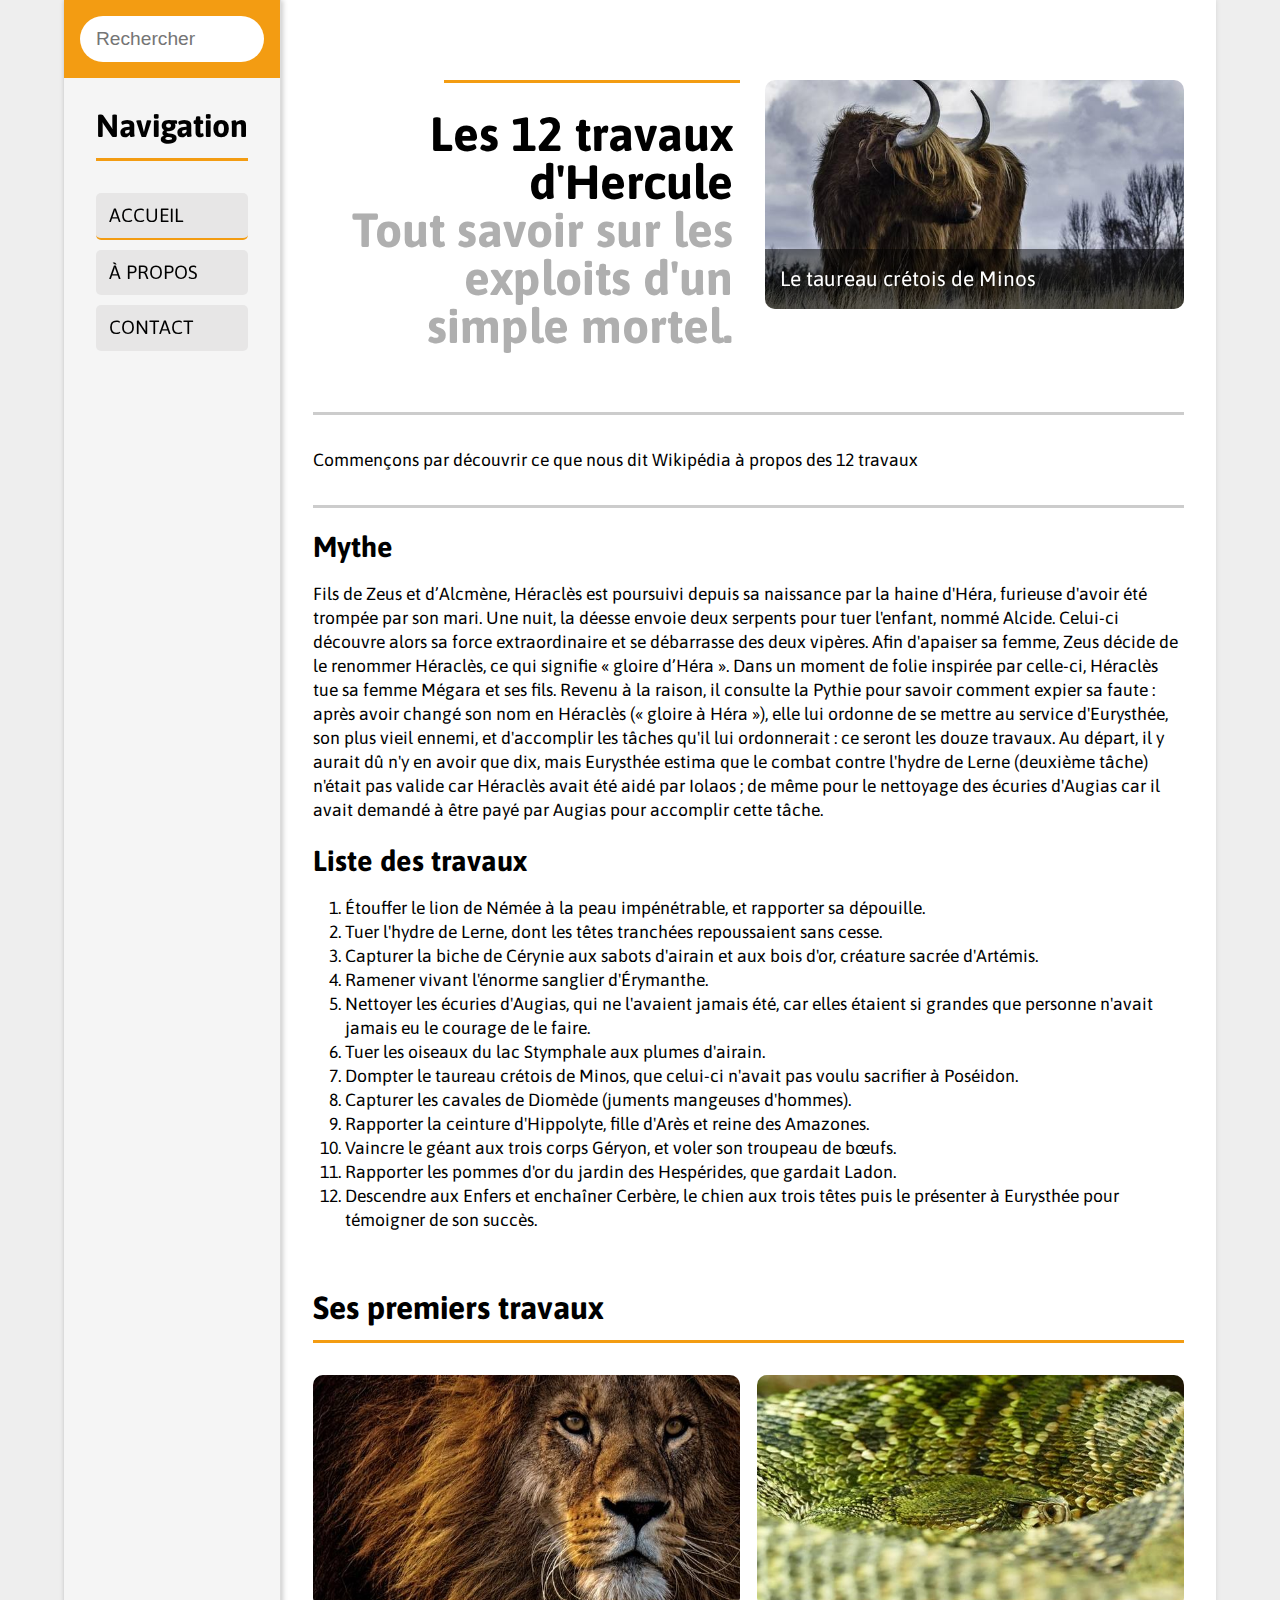
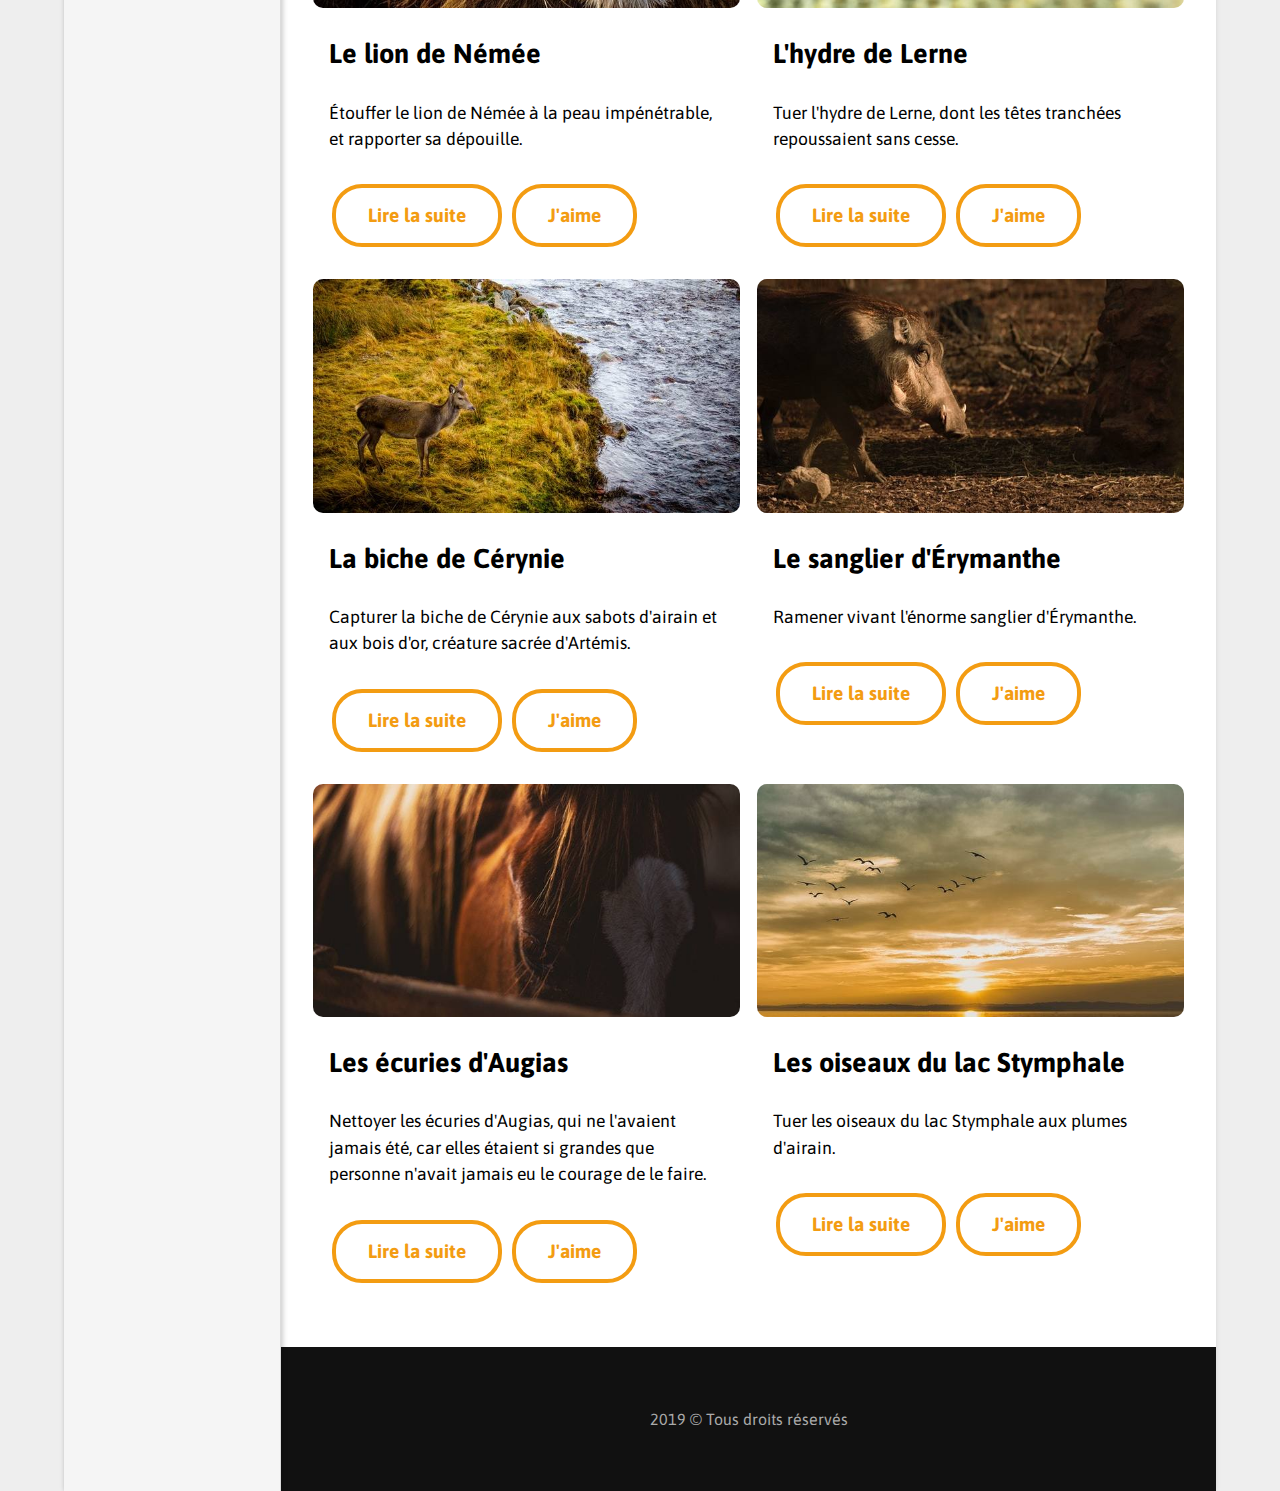
<file: index.html>
<!DOCTYPE html>
<html lang="fr" dir="ltr">
  <head>
    <meta charset="UTF-8" />
    <meta name="viewport" content="width=device-width, initial-scale=1.0" />
    <meta http-equiv="X-UA-Compatible" content="ie=edge" />
    <title>Les 12 travaux d'Hercule</title>
    <link rel="stylesheet" href="./css/reset.css" />
    <link rel="stylesheet" href="./css/styles.css" />
  </head>
  <body>
    <div class="container">
      <header class="header">
        <section class="header__content">
          <form class="search">
            <input class="search-input" placeholder="Rechercher" />
          </form>
          <nav class="nav">
            <h2 class="title">Navigation</h2>
            <ul class="nav-links">
              <li class="nav-item nav-item-1">
                <a class="nav-item-link" href="#">Accueil</a>
              </li>
              <li class="nav-item">
                <a class="nav-item-link" href="#">À propos</a>
              </li>
              <li class="nav-item">
                <a class="nav-item-link" href="#">Contact</a>
              </li>
            </ul>
          </nav>
        </section>
      </header>
      <section class="content__main-footer">
        <main class="page">
          <article class="content">
            <div class="content-focus">
              <div class="content-titles">
                <h1 class="content-title content-title--main">
                  Les 12 travaux d'Hercule
                </h1>
                <h2 class="content-title content-title--sub">
                  Tout savoir sur les exploits d'un simple mortel.
                </h2>
              </div>
              <figure class="content-picture rounded">
                <img
                  class="picture"
                  src="./img/taureau.jpg"
                  alt="Le taureau crétois de Minos"
                />
                <figcaption class="picture-desc">
                  Le taureau crétois de Minos
                </figcaption>
              </figure>
            </div>
            <p>
              Commençons par découvrir ce que nous dit Wikipédia à propos des 12
              travaux
            </p>
            <blockquote
              class="content-quote"
              cite="https://fr.wikipedia.org/wiki/Travaux_d%27H%C3%A9racl%C3%A8s"
            ></blockquote>
          </article>
          <section class="wikipedia">
            <h3>Mythe</h3>
            <p>
              Fils de Zeus et d’Alcmène, Héraclès est poursuivi depuis sa
              naissance par la haine d'Héra, furieuse d'avoir été trompée par
              son mari. Une nuit, la déesse envoie deux serpents pour tuer
              l'enfant, nommé Alcide. Celui-ci découvre alors sa force
              extraordinaire et se débarrasse des deux vipères. Afin d'apaiser
              sa femme, Zeus décide de le renommer Héraclès, ce qui signifie «
              gloire d’Héra ». Dans un moment de folie inspirée par celle-ci,
              Héraclès tue sa femme Mégara et ses fils. Revenu à la raison, il
              consulte la Pythie pour savoir comment expier sa faute : après
              avoir changé son nom en Héraclès (« gloire à Héra »), elle lui
              ordonne de se mettre au service d'Eurysthée, son plus vieil
              ennemi, et d'accomplir les tâches qu'il lui ordonnerait : ce
              seront les douze travaux. Au départ, il y aurait dû n'y en avoir
              que dix, mais Eurysthée estima que le combat contre l'hydre de
              Lerne (deuxième tâche) n'était pas valide car Héraclès avait été
              aidé par Iolaos ; de même pour le nettoyage des écuries d'Augias
              car il avait demandé à être payé par Augias pour accomplir cette
              tâche.
            </p>
            <h3>Liste des travaux</h3>
            <ol>
              <li>
                Étouffer le lion de Némée à la peau impénétrable, et rapporter
                sa dépouille.
              </li>
              <li>
                Tuer l'hydre de Lerne, dont les têtes tranchées repoussaient
                sans cesse.
              </li>
              <li>
                Capturer la biche de Cérynie aux sabots d'airain et aux bois
                d'or, créature sacrée d'Artémis.
              </li>
              <li>Ramener vivant l'énorme sanglier d'Érymanthe.</li>
              <li>
                Nettoyer les écuries d'Augias, qui ne l'avaient jamais été, car
                elles étaient si grandes que personne n'avait jamais eu le
                courage de le faire.
              </li>
              <li>Tuer les oiseaux du lac Stymphale aux plumes d'airain.</li>
              <li>
                Dompter le taureau crétois de Minos, que celui-ci n'avait pas
                voulu sacrifier à Poséidon.
              </li>
              <li>
                Capturer les cavales de Diomède (juments mangeuses d'hommes).
              </li>
              <li>
                Rapporter la ceinture d'Hippolyte, fille d'Arès et reine des
                Amazones.
              </li>
              <li>
                Vaincre le géant aux trois corps Géryon, et voler son troupeau
                de bœufs.
              </li>
              <li>
                Rapporter les pommes d'or du jardin des Hespérides, que gardait
                Ladon.
              </li>
              <li>
                Descendre aux Enfers et enchaîner Cerbère, le chien aux trois
                têtes puis le présenter à Eurysthée pour témoigner de son
                succès.
              </li>
            </ol>
          </section>
          <section class="articles">
            <header>
              <h2 class="title">Ses premiers travaux</h2>
            </header>
            <div class="articles-container">
              <article class="card">
                <header class="card-header">
                  <img
                    class="picture rounded"
                    src="./img/lion.jpg"
                    alt="Le lion de Némée"
                  />
                  <h3 class="card-title">Le lion de Némée</h3>
                </header>
                <section class="card-content">
                  <p>
                    Étouffer le lion de Némée à la peau impénétrable, et
                    rapporter sa dépouille.
                  </p>
                </section>
                <footer class="card-footer">
                  <button class="btn"><a href="#">Lire la suite</a></button>
                  <button class="btn"><a href="#">J'aime</a></button>
                </footer>
              </article>
              <article class="card">
                <header>
                  <img
                    class="picture rounded"
                    src="./img/hydre.jpg"
                    alt="L'hydre de Lerne"
                  />
                  <h3 class="card-title">L'hydre de Lerne</h3>
                </header>
                <section class="card-content">
                  <p>
                    Tuer l'hydre de Lerne, dont les têtes tranchées repoussaient
                    sans cesse.
                  </p>
                </section>
                <footer class="card-footer">
                  <button class="btn"><a href="#">Lire la suite</a></button>
                  <button class="btn"><a href="#">J'aime</a></button>
                </footer>
              </article>
              <article class="card">
                <header>
                  <img
                    class="picture rounded"
                    src="./img/biche.jpg"
                    alt="La biche de Cérynie"
                  />
                  <h3 class="card-title">La biche de Cérynie</h3>
                </header>
                <section class="card-content">
                  <p>
                    Capturer la biche de Cérynie aux sabots d'airain et aux bois
                    d'or, créature sacrée d'Artémis.
                  </p>
                </section>
                <footer class="card-footer">
                  <button class="btn"><a href="#">Lire la suite</a></button>
                  <button class="btn"><a href="#">J'aime</a></button>
                </footer>
              </article>
              <article class="card">
                <header>
                  <img
                    class="picture rounded"
                    src="./img/sanglier.jpg"
                    alt="Le sanglier d'Érymanthe"
                  />
                  <h3 class="card-title">Le sanglier d'Érymanthe</h3>
                </header>
                <section class="card-content">
                  <p>Ramener vivant l'énorme sanglier d'Érymanthe.</p>
                </section>
                <footer class="card-footer">
                  <button class="btn"><a href="#">Lire la suite</a></button>
                  <button class="btn"><a href="#">J'aime</a></button>
                </footer>
              </article>
              <article class="card">
                <header>
                  <img
                    class="picture rounded"
                    src="./img/ecuries.jpg"
                    alt="Les écuries d'Augias"
                  />
                  <h3 class="card-title">Les écuries d'Augias</h3>
                </header>
                <section class="card-content">
                  <p>
                    Nettoyer les écuries d'Augias, qui ne l'avaient jamais été,
                    car elles étaient si grandes que personne n'avait jamais eu
                    le courage de le faire.
                  </p>
                </section>
                <footer class="card-footer">
                  <button class="btn"><a href="#">Lire la suite</a></button>
                  <button class="btn"><a href="#">J'aime</a></button>
                </footer>
              </article>
              <article class="card">
                <header>
                  <img
                    class="picture rounded"
                    src="./img/oiseaux.jpg"
                    alt="Les oiseaux du lac Stymphale"
                  />
                  <h3 class="card-title">Les oiseaux du lac Stymphale</h3>
                </header>
                <section class="card-content">
                  <p>Tuer les oiseaux du lac Stymphale aux plumes d'airain.</p>
                </section>
                <footer class="card-footer">
                  <button class="btn"><a href="#">Lire la suite</a></button>
                  <button class="btn"><a href="#">J'aime</a></button>
                </footer>
              </article>
            </div>
          </section>
        </main>
        <footer class="footer">2019 &copy; Tous droits réservés</footer>
      </section>
    </div>
  </body>
</html>
</file>
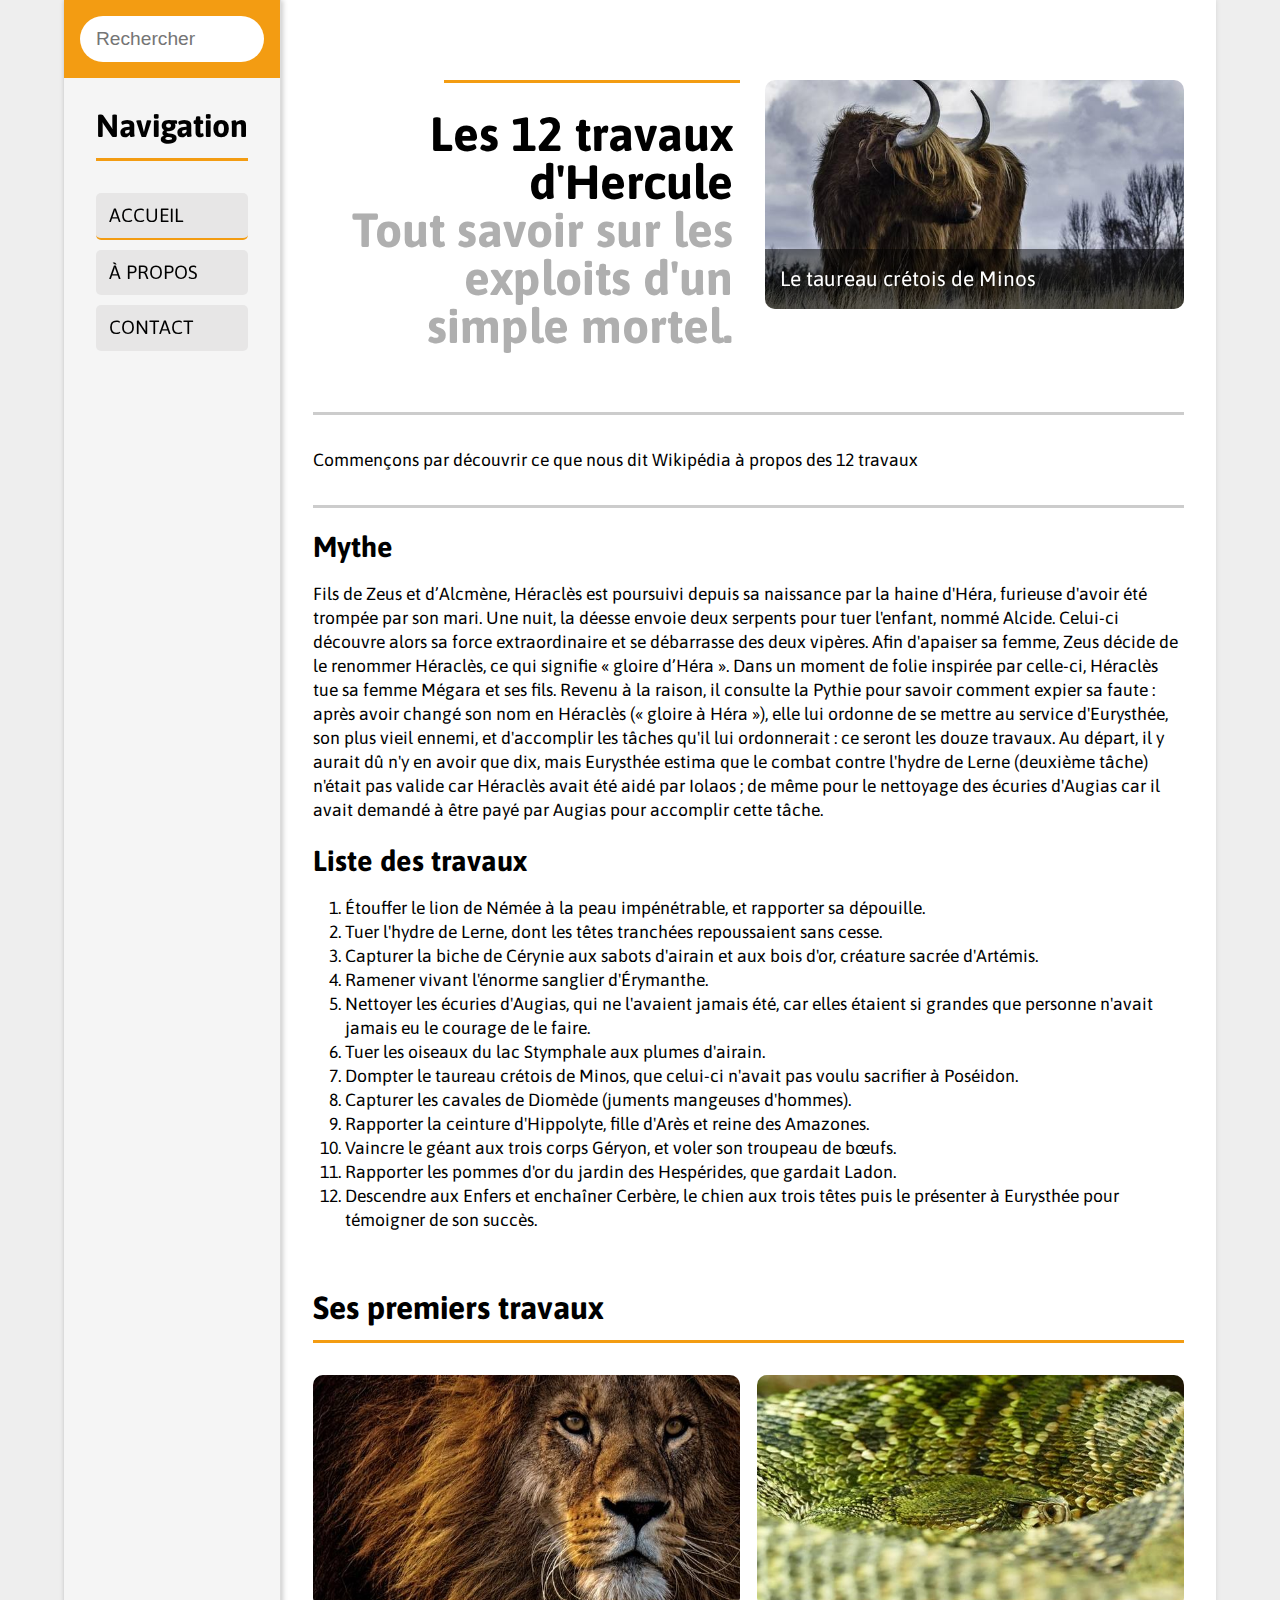
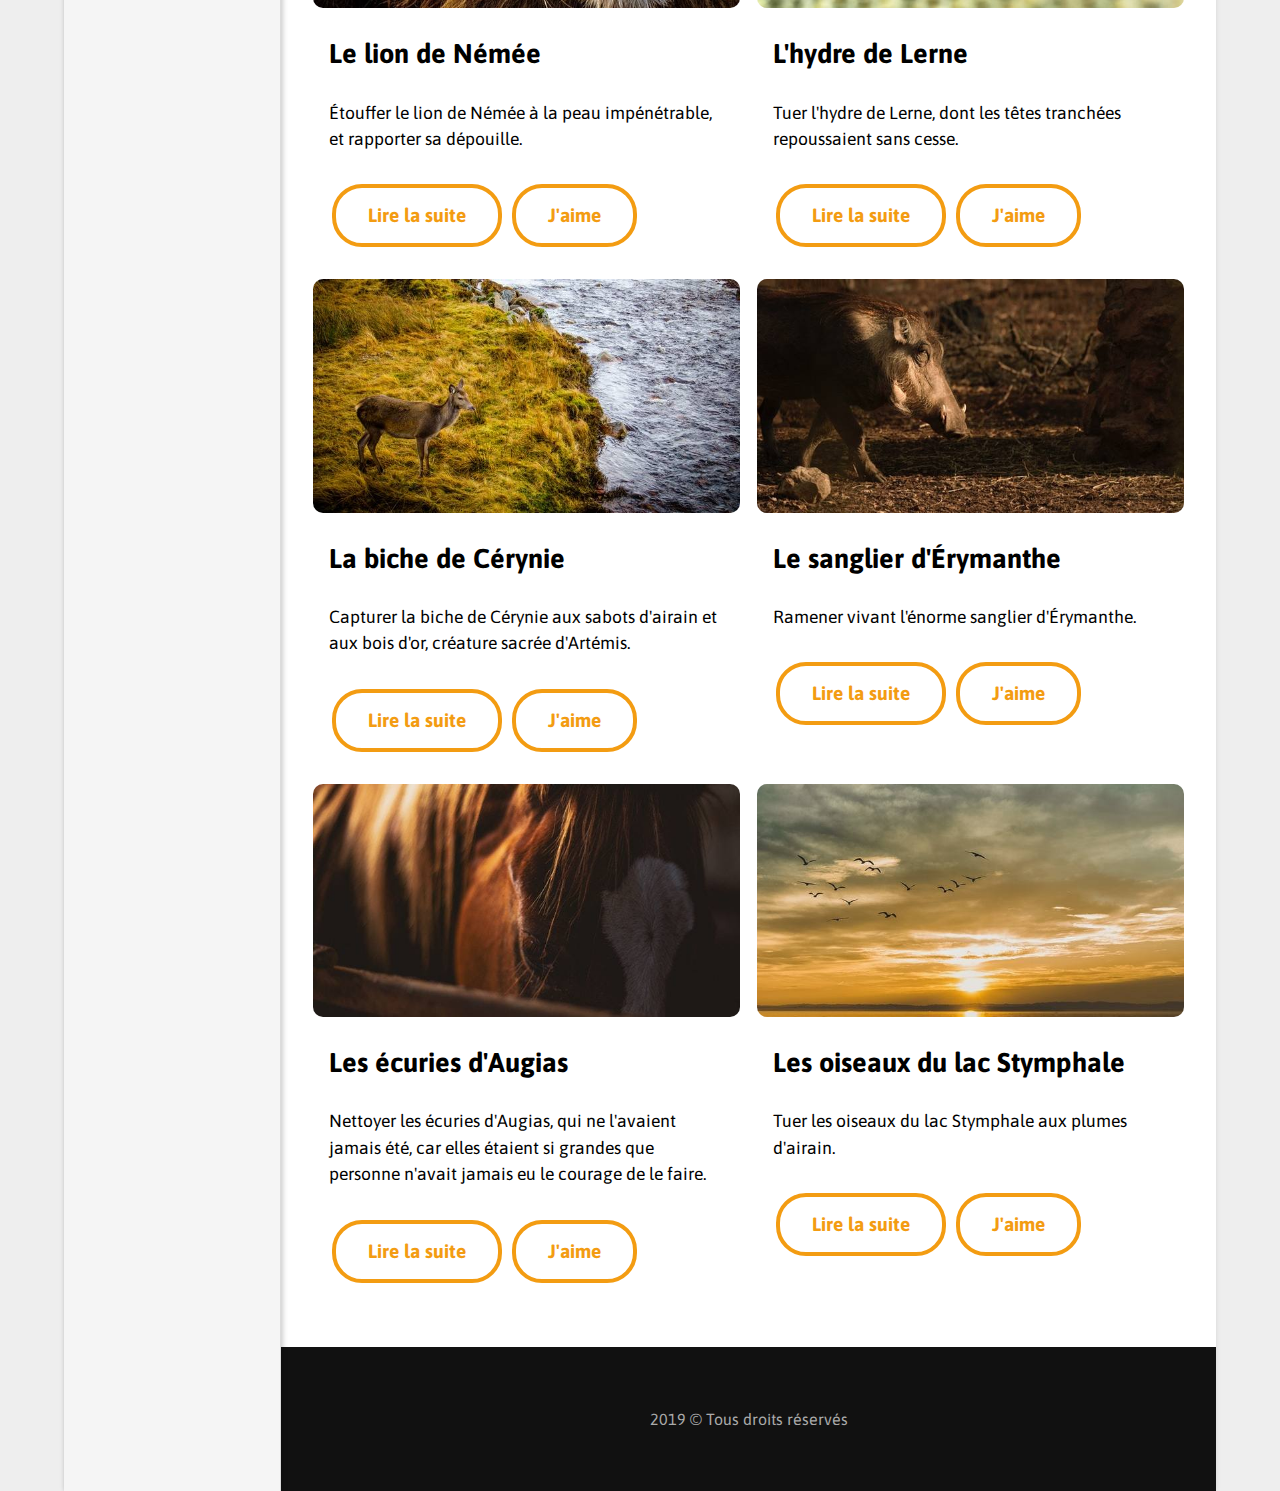
<file: html/index.html>
<!DOCTYPE html>
<html lang="fr" dir="ltr">
  <head>
    <meta charset="UTF-8" />
    <meta name="viewport" content="width=device-width, initial-scale=1.0" />
    <meta http-equiv="X-UA-Compatible" content="ie=edge" />
    <title>Les 12 travaux d'Hercule</title>
    <link rel="stylesheet" href="../css/reset.css" />
    <link rel="stylesheet" href="../css/styles.css" />
  </head>
  <body>
    <div class="container">
      <header class="header">
        <section class="header__content">
          <form class="search">
            <input class="search-input" placeholder="Rechercher" />
          </form>
          <nav class="nav">
            <h2 class="title">Navigation</h2>
            <ul class="nav-links">
              <li class="nav-item nav-item-1">
                <a class="nav-item-link" href="#">Accueil</a>
              </li>
              <li class="nav-item">
                <a class="nav-item-link" href="#">À propos</a>
              </li>
              <li class="nav-item">
                <a class="nav-item-link" href="#">Contact</a>
              </li>
            </ul>
          </nav>
        </section>
      </header>
      <section class="content__main-footer">
        <main class="page">
          <article class="content">
            <div class="content-focus">
              <div class="content-titles">
                <h1 class="content-title content-title--main">
                  Les 12 travaux d'Hercule
                </h1>
                <h2 class="content-title content-title--sub">
                  Tout savoir sur les exploits d'un simple mortel.
                </h2>
              </div>
              <figure class="content-picture rounded">
                <img
                  class="picture"
                  src="../img/taureau.jpg"
                  alt="Le taureau crétois de Minos"
                />
                <figcaption class="picture-desc">
                  Le taureau crétois de Minos
                </figcaption>
              </figure>
            </div>
            <p>
              Commençons par découvrir ce que nous dit Wikipédia à propos des 12
              travaux
            </p>
            <blockquote
              class="content-quote"
              cite="https://fr.wikipedia.org/wiki/Travaux_d%27H%C3%A9racl%C3%A8s"
            ></blockquote>
          </article>
          <section class="wikipedia">
            <h3>Mythe</h3>
            <p>
              Fils de Zeus et d’Alcmène, Héraclès est poursuivi depuis sa
              naissance par la haine d'Héra, furieuse d'avoir été trompée par
              son mari. Une nuit, la déesse envoie deux serpents pour tuer
              l'enfant, nommé Alcide. Celui-ci découvre alors sa force
              extraordinaire et se débarrasse des deux vipères. Afin d'apaiser
              sa femme, Zeus décide de le renommer Héraclès, ce qui signifie «
              gloire d’Héra ». Dans un moment de folie inspirée par celle-ci,
              Héraclès tue sa femme Mégara et ses fils. Revenu à la raison, il
              consulte la Pythie pour savoir comment expier sa faute : après
              avoir changé son nom en Héraclès (« gloire à Héra »), elle lui
              ordonne de se mettre au service d'Eurysthée, son plus vieil
              ennemi, et d'accomplir les tâches qu'il lui ordonnerait : ce
              seront les douze travaux. Au départ, il y aurait dû n'y en avoir
              que dix, mais Eurysthée estima que le combat contre l'hydre de
              Lerne (deuxième tâche) n'était pas valide car Héraclès avait été
              aidé par Iolaos ; de même pour le nettoyage des écuries d'Augias
              car il avait demandé à être payé par Augias pour accomplir cette
              tâche.
            </p>
            <h3>Liste des travaux</h3>
            <ol>
              <li>
                Étouffer le lion de Némée à la peau impénétrable, et rapporter
                sa dépouille.
              </li>
              <li>
                Tuer l'hydre de Lerne, dont les têtes tranchées repoussaient
                sans cesse.
              </li>
              <li>
                Capturer la biche de Cérynie aux sabots d'airain et aux bois
                d'or, créature sacrée d'Artémis.
              </li>
              <li>Ramener vivant l'énorme sanglier d'Érymanthe.</li>
              <li>
                Nettoyer les écuries d'Augias, qui ne l'avaient jamais été, car
                elles étaient si grandes que personne n'avait jamais eu le
                courage de le faire.
              </li>
              <li>Tuer les oiseaux du lac Stymphale aux plumes d'airain.</li>
              <li>
                Dompter le taureau crétois de Minos, que celui-ci n'avait pas
                voulu sacrifier à Poséidon.
              </li>
              <li>
                Capturer les cavales de Diomède (juments mangeuses d'hommes).
              </li>
              <li>
                Rapporter la ceinture d'Hippolyte, fille d'Arès et reine des
                Amazones.
              </li>
              <li>
                Vaincre le géant aux trois corps Géryon, et voler son troupeau
                de bœufs.
              </li>
              <li>
                Rapporter les pommes d'or du jardin des Hespérides, que gardait
                Ladon.
              </li>
              <li>
                Descendre aux Enfers et enchaîner Cerbère, le chien aux trois
                têtes puis le présenter à Eurysthée pour témoigner de son
                succès.
              </li>
            </ol>
          </section>
          <section class="articles">
            <header>
              <h2 class="title">Ses premiers travaux</h2>
            </header>
            <div class="articles-container">
              <article class="card">
                <header class="card-header">
                  <img
                    class="picture rounded"
                    src="../img/lion.jpg"
                    alt="Le lion de Némée"
                  />
                  <h3 class="card-title">Le lion de Némée</h3>
                </header>
                <section class="card-content">
                  <p>
                    Étouffer le lion de Némée à la peau impénétrable, et
                    rapporter sa dépouille.
                  </p>
                </section>
                <footer class="card-footer">
                  <button class="btn"><a href="#">Lire la suite</a></button>
                  <button class="btn"><a href="#">J'aime</a></button>
                </footer>
              </article>
              <article class="card">
                <header>
                  <img
                    class="picture rounded"
                    src="../img/hydre.jpg"
                    alt="L'hydre de Lerne"
                  />
                  <h3 class="card-title">L'hydre de Lerne</h3>
                </header>
                <section class="card-content">
                  <p>
                    Tuer l'hydre de Lerne, dont les têtes tranchées repoussaient
                    sans cesse.
                  </p>
                </section>
                <footer class="card-footer">
                  <button class="btn"><a href="#">Lire la suite</a></button>
                  <button class="btn"><a href="#">J'aime</a></button>
                </footer>
              </article>
              <article class="card">
                <header>
                  <img
                    class="picture rounded"
                    src="../img/biche.jpg"
                    alt="La biche de Cérynie"
                  />
                  <h3 class="card-title">La biche de Cérynie</h3>
                </header>
                <section class="card-content">
                  <p>
                    Capturer la biche de Cérynie aux sabots d'airain et aux bois
                    d'or, créature sacrée d'Artémis.
                  </p>
                </section>
                <footer class="card-footer">
                  <button class="btn"><a href="#">Lire la suite</a></button>
                  <button class="btn"><a href="#">J'aime</a></button>
                </footer>
              </article>
              <article class="card">
                <header>
                  <img
                    class="picture rounded"
                    src="../img/sanglier.jpg"
                    alt="Le sanglier d'Érymanthe"
                  />
                  <h3 class="card-title">Le sanglier d'Érymanthe</h3>
                </header>
                <section class="card-content">
                  <p>Ramener vivant l'énorme sanglier d'Érymanthe.</p>
                </section>
                <footer class="card-footer">
                  <button class="btn"><a href="#">Lire la suite</a></button>
                  <button class="btn"><a href="#">J'aime</a></button>
                </footer>
              </article>
              <article class="card">
                <header>
                  <img
                    class="picture rounded"
                    src="../img/ecuries.jpg"
                    alt="Les écuries d'Augias"
                  />
                  <h3 class="card-title">Les écuries d'Augias</h3>
                </header>
                <section class="card-content">
                  <p>
                    Nettoyer les écuries d'Augias, qui ne l'avaient jamais été,
                    car elles étaient si grandes que personne n'avait jamais eu
                    le courage de le faire.
                  </p>
                </section>
                <footer class="card-footer">
                  <button class="btn"><a href="#">Lire la suite</a></button>
                  <button class="btn"><a href="#">J'aime</a></button>
                </footer>
              </article>
              <article class="card">
                <header>
                  <img
                    class="picture rounded"
                    src="../img/oiseaux.jpg"
                    alt="Les oiseaux du lac Stymphale"
                  />
                  <h3 class="card-title">Les oiseaux du lac Stymphale</h3>
                </header>
                <section class="card-content">
                  <p>Tuer les oiseaux du lac Stymphale aux plumes d'airain.</p>
                </section>
                <footer class="card-footer">
                  <button class="btn"><a href="#">Lire la suite</a></button>
                  <button class="btn"><a href="#">J'aime</a></button>
                </footer>
              </article>
            </div>
          </section>
        </main>
        <footer class="footer">2019 &copy; Tous droits réservés</footer>
      </section>
    </div>
  </body>
</html>
</file>
<file: css/styles.css>
body {
  background: #eee;
}

* {
  box-sizing: border-box;
}

.container {
  width: 90%;
  margin: auto;
  background: #fff;
  box-shadow: 0 0 5px rgba(0, 0, 0, 0.1);
  display: flex;
}

.content__main-footer {
  display: flex;
  flex-direction: column;
}

.header {
  background: #f5f5f5;
  border-right: 1px solid rgba(0, 0, 0, 0.1);
  position: sticky;
  top: 0;
  box-shadow: 2px 0px 5px 0px rgba(0, 0, 0, 0.2);
}

.header__content {
  height: 400px;
  position: sticky;
  top: 0;
}

.search {
  padding: 1rem;
  background: #f39c12;
}

.search-input {
  padding: 0.75rem 1rem;
  border: none;
  font-size: 1.2em;
  width: 100%;
  border-radius: 2rem;
}

.title {
  font-size: 2em;
  font-weight: bold;
  border-bottom: 3px solid #f39c12;
  padding-bottom: 1rem;
}

.nav {
  padding: 2rem;
}

.nav-links {
  margin-top: 2rem;
  display: flex;
  flex-direction: column;
  height: 150px;
}

.nav-item {
  font-size: 1.2rem;
  padding: 13px;
  margin-bottom: 10px;
  background-color: #e7e6e6;
  border-radius: 5px;
  cursor: pointer;
  transition: background-color 300ms ease-in-out;
}

.nav-item:hover {
  background-color: rgba(243, 156, 18, 0.7);
}

.nav-item-1 {
  border-bottom: solid 2px #f39c12;
}

.nav-item-link {
  text-transform: uppercase;
}

.page {
  padding: 5rem 2rem 2rem;
}

.content-focus {
  border-bottom: 3px solid #ccc;
  padding-bottom: 2rem;
  margin-bottom: 2rem;
  display: flex;
  justify-content: center;
  align-items: flex-start;
  position: relative;
}

.content-titles {
  width: 50%;
  font-size: 3em;
  margin-right: 2rem;
  text-align: right;
  padding-block: 30px;
}

.content-titles::before {
  content: "";
  position: absolute;
  height: 3px;
  background-color: #f39c12;
  top: 0;
  right: 51%;
  left: 15%;
}

.content-title {
  max-width: 450px;
  margin-left: auto;
  font-weight: 700;
}

.content-title--sub {
  color: #afafaf;
}

.content-picture {
  width: 50%;
  position: relative;
}

.rounded {
  border-radius: 10px;
  overflow: hidden;
}

.picture {
  width: 100%;
  display: block;
}

.picture-desc {
  position: absolute;
  bottom: 0;
  right: 0;
  left: 0;
  color: #ffffff;
  background-color: rgba(0, 0, 0, 0.5);
  height: 60px;
  line-height: 60px;
  padding-left: 15px;
  font-size: 1.3rem;
}

.content-quote {
  border-top: 3px solid #ccc;
  margin-top: 2rem;
}

.content p {
  font-size: 1.1em;
  line-height: 1.5;
}

.content h3 {
  font-size: 1.7em;
  font-weight: bold;
  margin-top: 2rem;
  margin-bottom: 1rem;
}

.content ol {
  list-style-type: decimal;
  font-size: 1.1em;
  margin-left: 1.5em;
  line-height: 1.5;
}

.wikipedia {
  display: flex;
  flex-direction: column;
  justify-content: center;
  padding: 25px 0;
}

.wikipedia h3 {
  font-weight: bold;
  font-size: 1.8rem;
  margin-bottom: 20px;
}

.wikipedia p {
  margin-bottom: 25px;
  font-size: 1.1rem;
  line-height: 1.5rem;
}

.wikipedia ol {
  margin-left: 2rem;
}

.wikipedia ol li {
  font-size: 1.1rem;
  line-height: 1.5rem;
}

.articles {
  margin-top: 35px;
}

.articles-container {
  margin-top: 2rem;
  display: flex;
  justify-content: space-between;
  flex-wrap: wrap;
}

.card {
  width: 49%;
}

.card-title {
  margin: 2rem 1rem;
  font-size: 1.7em;
  font-weight: bold;
}

.card-content {
  padding: 0 1rem;
}

.card-content p {
  font-size: 1.1em;
  line-height: 1.5;
}

.card-footer {
  margin: 2rem 1rem;
}

.btn {
  padding: 1rem 2rem;
  font-size: 1.2em;
  background-color: #ffffff;
  border: solid 4px #f39c12;
  border-radius: 30px;
  margin-inline: 3px;
  color: #f39c12;
  font-weight: bold;
  transition: background-color 300ms ease-in-out;
}

.btn:hover {
  opacity: 1;
  background-color: #f39c12;
  color: #ffffff;
}

.footer {
  background: #111;
  padding: 4rem 2rem;
  text-align: center;
  color: #aaa;
}

@media (width < 1200px) {
  .content-focus {
    display: block;
  }

  .content-titles {
    width: auto;
    text-align: center;
    margin-right: 0;
  }

  .content-title {
    max-width: none;
  }

  .content-titles::before {
    right: 0;
    left: 0;
  }

  .content-picture {
    width: auto;
  }

  .articles-container {
    display: block;
  }
  .card {
    width: auto;
  }
}

@media (width < 900px) {
  .header {
    position: static;
    width: auto;
    float: none;
    margin-left: 0;
    box-shadow: none;
  }

  .header__content {
    height: auto;
  }

  .container {
    width: 96%;
    padding-left: 0;
    display: flex;
    flex-direction: column;
  }

  .page {
    padding: 0 1rem;
  }

  .nav {
    padding: 1rem;
  }

  .nav .title {
    display: none;
  }

  .nav-links {
    margin-top: 10px;
    display: flex;
    flex-direction: row;
    justify-content: space-between;
    height: auto;
  }

  .nav-item {
    width: calc(33.3333% - 0.5rem);
    text-align: center;
  }

  .nav-item-link {
    margin-bottom: 0;
  }

  .content-titles::before {
    right: 0;
    left: 0;
  }
}

@media (width < 501px) {
  header {
    box-shadow: none;
  }

  .content-titles {
    font-size: 2.5rem;
  }

  .nav-links {
    display: flex;
    flex-direction: column;
  }

  .nav-item {
    width: 100%;
  }

  .nav-item-1 {
    margin-top: 10px;
  }
}
</file>
